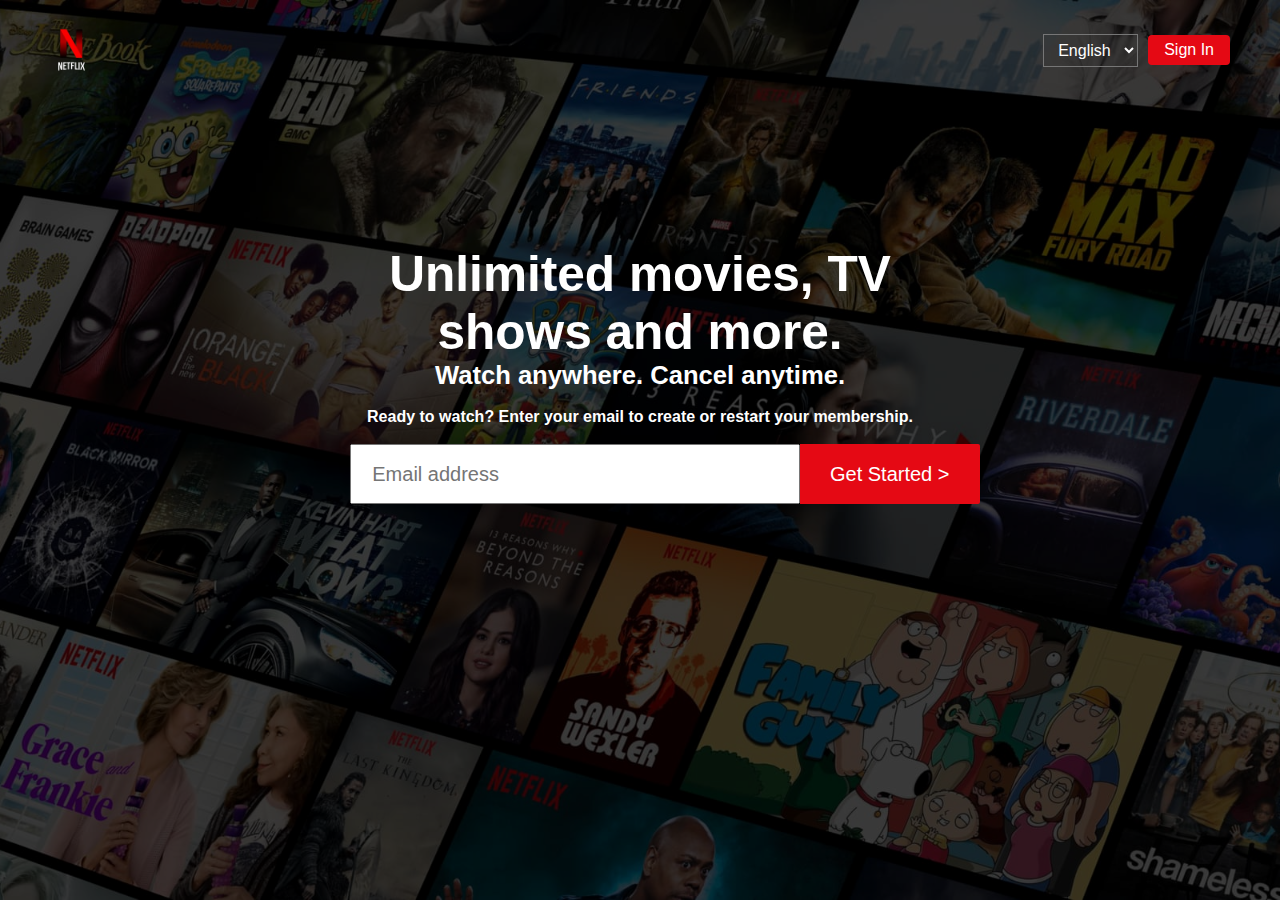
<file: netflix-home/index.html>
<!DOCTYPE html>
<html lang="en">

<head>
    <meta charset="UTF-8">
    <meta http-equiv="X-UA-Compatible" content="IE=edge">
    <meta name="viewport" content="width=device-width, initial-scale=1.0">
    <link rel="stylesheet" href="style.css">
    <title>Netflix India - Watch TV Shows Online, Watch Movies Online</title>
</head>
<body>

    <div class="container">
        <nav class="navbar">
            <div class="left">
                <img src="netflix_logo1.png" alt="">
            </div>
            <div class="right">
                <select name="language" class="language">
                    <option value="English">English</option>
                    <option value="Hindi">Hindi</option>
                </select>
                <button><a href="#">Sign In</a></button>
            </div>
        </nav>

        <div class="title">
            <div class="content">
                <h1>Unlimited movies, TV shows and more.</h1>
                <h2>Watch anywhere. Cancel anytime.</h2>
                <form action="#">
                    <h3>Ready to watch? Enter your email to create or restart your membership.</h3>
                    <div class="email">
                        <input type="email" name="email" placeholder="Email address">
                        <button><a href="#">Get Started  ></a></button>
                    </div>
                </form>
            </div>
        </div>
    </div>
</body>
</html>
</file>
<file: netflix-home/style.css>
*{
    padding: 0;
    margin: 0;
    box-sizing: border-box;
}
body{
    width: 100%;
    height: 100%;
    color: white;
    background: black;
    font-family: 'Helvetica Neue',Helvetica,Arial,sans-serif;
}
.container::before{
    content: "";
    background: url(netflix_bg1.png) no-repeat center center/cover;
    position: absolute;
    height: 100%;
    width: 100%;
    opacity: 0.3;
    z-index: -1;
}
.container .navbar{
    height: 100px;
    display: flex;
}
.container .navbar .left{
    height: 100%;
    display: flex;
    float: left;
}
.container .navbar .left img{
    height: 100px;
    position: absolute;
    left: 5px;
}
.container .navbar .right{
    display: flex;
    height: 100px;
    float: right;
    position: absolute;
    right: 50px;
}
.container .navbar .right .language{
    margin: auto;
    align-items: center;
    justify-content: center;
    font-size: 16px;
    padding: 6px 10px;
    color: white;
    background: none;
    cursor: pointer;
    margin-right: 10px;
}
.container .navbar .right .language option{
    background-color: grey;
}
.container .navbar .right button{
    margin: auto;
    align-items: center;
    justify-content: center;
    font-size: 16px;
    font-weight: 400;
    padding: 6px 16px;
    background: #e50914;
    cursor: pointer;
    outline: none;
    border-radius: 4px;
    border: none;
}
.container .navbar .right button a{
    text-decoration: none;
    color: white;
}
.container .title{
    padding: 70px 45px;
}
.container .title .content{
    width: 950px;
    margin: auto;
    padding: 75px 0;
    text-align: center;
}
.container .title .content h1{
    width: 650px;
    margin: auto;
    font-size: 3.1rem;
    text-align: center;
}
.container .title .content h2{
    width: 650px;
    margin: auto;
    font-size: 1.6rem;
    text-align: center;
}
.container .title .content form h3{
    font-size: 1rem;
    margin: 18px 0;
    text-align: center;
}
.container .title .content form .email{
    width: 1000px;
    margin: auto;
}
.container .title .content form .email input{
    height: 60px;
    width: 450px;
    margin: auto;
    padding: 20px;
    font-size: 20px;
    outline: none;
}
.container .title .content form .email button{
    margin: auto;
    height: 60px;
    width: 180px;
    align-items: center;
    justify-content: center;
    font-size: 20px;
    padding: 7px 17px;
    background: #e50914;
    cursor: pointer;
    outline: none;
    border-top-right-radius: 2px;
    border-bottom-right-radius: 2px;
    border: none;
    margin-left: -5px;
}
.container .title .content form .email button:hover{
    background-color: #f40612;
}
.container .title .content form .email button a{
    text-decoration: none;
    color: white;
}
</file>
